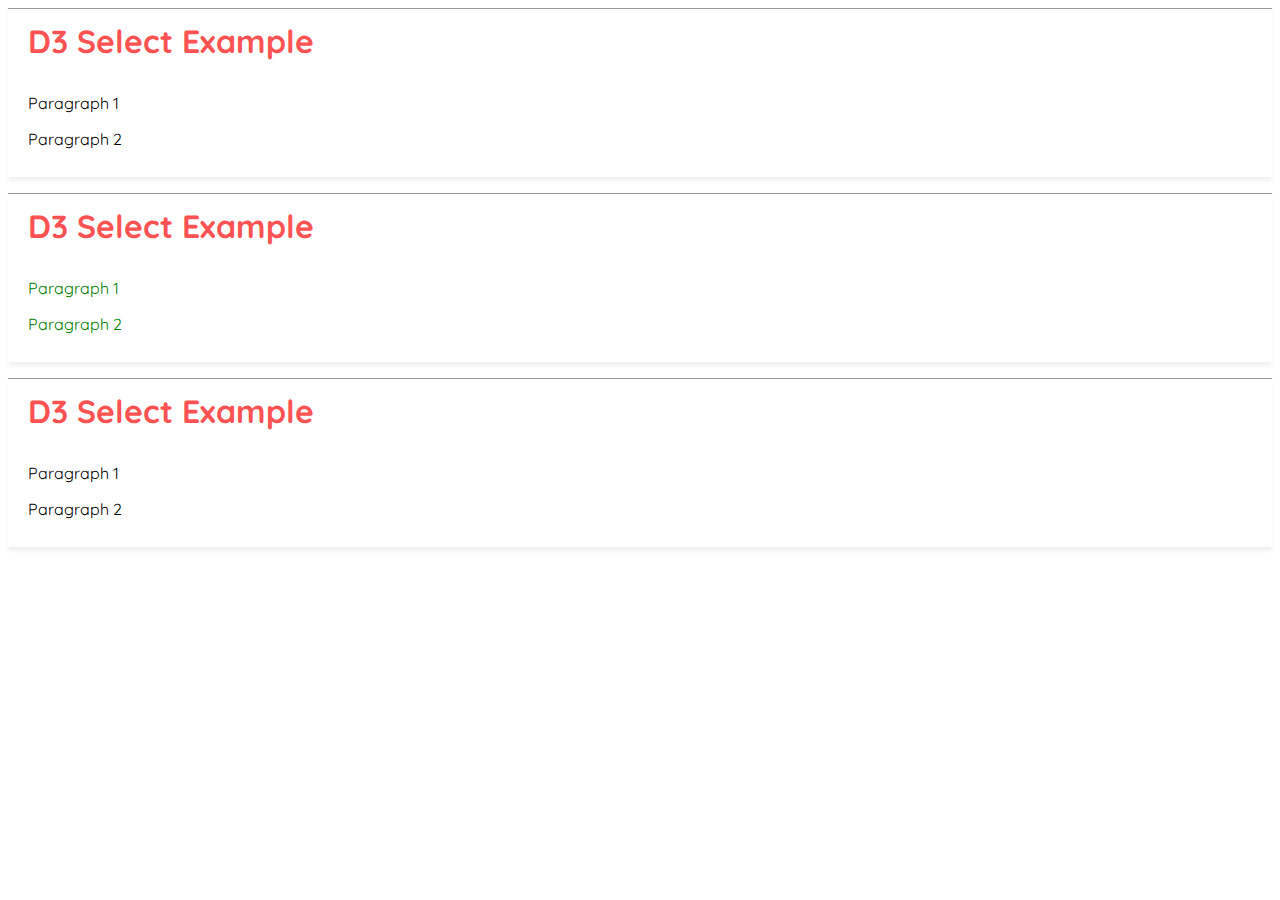
<file: datavisualisation/index.html>
<!DOCTYPE html>
<html>

<head>
  <meta charset="utf-8" />
  <meta http-equiv="X-UA-Compatible" content="IE=edge">
  <title>D3</title>
  <meta name="viewport" content="width=device-width, initial-scale=1">
  <link href="https://fonts.googleapis.com/css?family=Quicksand&display=swap" rel="stylesheet">
  <link rel="stylesheet" type="text/css" media="screen" href="main.css" />
  <script src="https://d3js.org/d3.v5.min.js"></script>
</head>

<body>
  <main id="demo">
    <ol class="list-item-grid">
      <li id="list-item">
        <h1 class="title">D3 Select Example</h1>
        <p>Paragraph 1</p>
        <p>Paragraph 2</p>
        </div>
      </li>
      <li id="list-item">
        <h1 class="title">D3 Select Example</h1>
        <p>Paragraph 1</p>
        <p>Paragraph 2</p>
        </div>
      </li>
      <li id="list-item">
        <h1 class="title">D3 Select Example</h1>
        <p>Paragraph 1</p>
        <p>Paragraph 2</p>
        </div>
      </li>
    </ol>
  </main>
  <p></p>

  <script>
    window.onload = function () {
      // var ListItem = document.getElementById("list-item");
      //ListItem.classList.add("fade");
      let listItems = document.querySelectorAll("#list-item");
      for (let i = 0; i < listItems.length; i++) {
        let subArray = listItems[i].querySelectorAll("*");

        listItems[i].classList.add("fade");
        if (i === 1) {
          for (let j = 0; j < subArray.length; j++) {
            console.log(subArray[j]);

            console.log(subArray[j].tagName);
            if (subArray[j].tagName === 'P') {
              subArray[j].style.color = 'green';
            }
          }


        }



        //console.log(subArray);

        // for (let j = 0; j < subArray.length; j++) {
        //   console.log(subArray[j]);

        // }
      }
      // ListItems.forEach(listi => {
      //   listi.classList.add("fade");
      //   if (listi.indexOf[1])) {
      //     d3.selectAll("p").style("color", "green");
      //   }
      // })
    }
  </script>
  <script>
    d3.json(
      "https://opendata.vancouver.ca/api/records/1.0/search/?dataset=business-licences&facet=folderyear&facet=licencerevisionnumber&facet=status&facet=issueddate&facet=businesstype&facet=businesssubtype&facet=city&facet=province&facet=localarea",
      function (error, data) {
        d3.select("body")
          .selectAll("p").data(data).enter().append("p").text(function (d) {
            return d.name + ", " + d.location;
          });
      })
  </script>
</body>

</html>
</file>
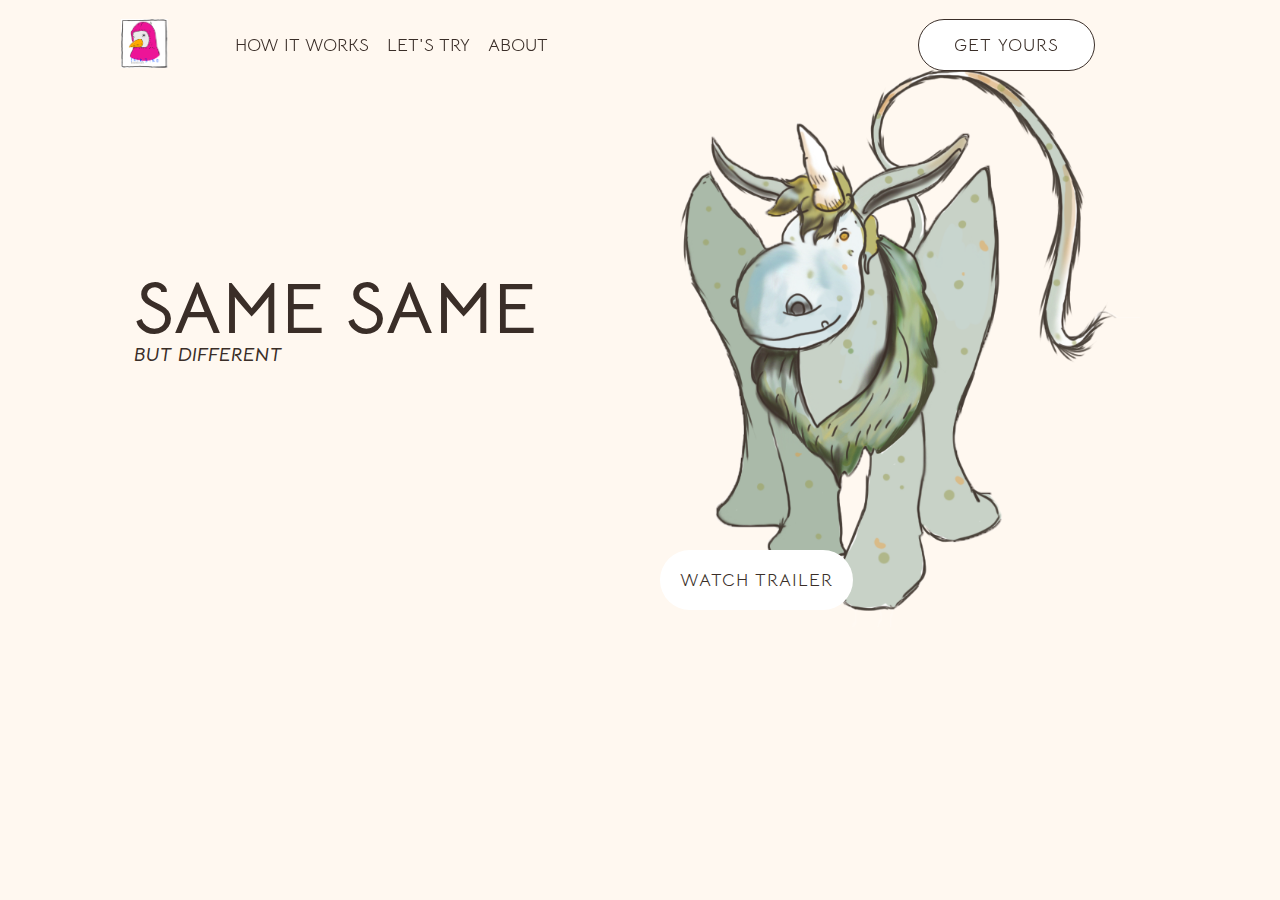
<file: LandingPage/landingpage.html>
<!DOCTYPE html>
<html>

<head>
  <meta charset="utf-8" />
  <meta http-equiv="X-UA-Compatible" content="IE=edge">
  <title>Page Title</title>
  <meta name="viewport" content="width=device-width, initial-scale=1">
  <link rel="stylesheet" href="https://fonts.googleapis.com/css?family=Roboto:300,400,500,700|Material+Icon" />
  <link href="https://fonts.googleapis.com/css?family=Bellota+Text&display=swap" rel="stylesheet">
  <link rel="stylesheet" type="text/css" media="screen" href="main.css" />

  <script src="main.js"></script>
</head>

<body>
  <main>
    <header id="header">
      <div class="header-container wrapper">
        <div><img id="logo" src="assets/sockbirdlogo.png"></div>
        <nav>
          <ul class="links">
            <li>
              <a href="">How it works</a>
            </li>
            <li>
              <a href="">Let's try</a>
            </li>
            <li>
              <a href="">About</a>
            </li>
          </ul>
        </nav>
        <a class="contact" href="">Get yours</a>
      </div>
      <div class="mobile-header">
        <a href="#home" class="active"><img id="logo" src="assets/sockbirdlogo.png"></a>
        <!-- Navigation links (hidden by default) -->
        <div id="myLinks">
          <ul class="links-mobile">
            <li>
              <a href="">How it works</a>
            </li>
            <li>
              <a href="">Let's try</a>
            </li>
            <li>
              <a href="">About</a>
            </li>
          </ul>
        </div>
        <!-- "Hamburger menu" / "Bar icon" to toggle the navigation links -->
        <a href="javascript:void(0);" class="icon contact" onclick="mobileNavigation()">
          Menu
        </a>
      </div>
    </header>
    <div class="content wrapper">
      <div class="headline">
        <h1 class="title">Same Same <span>but different</span></h1>
      </div>
      <div class="character-container">
        <img class="character" src="assets/samesamebutdifferent.png" alt="">
        <div class="watch-trailer glow"></i>Watch Trailer</div>
      </div>
    </div>

  </main>

</body>

</html>
</file>
<file: datavisualisation/main.css>
body {
  font-family: 'Quicksand', sans-serif;
}

main {
  max-width: 1440px;
  margin: 0 auto;
}

ol {
  list-style: none;
  margin: 0;
  padding: 0;
}

.list-item-grid {
  display: grid;
  grid-template-columns: 1fr;
  grid-gap: 1em;
  padding: 0;
}

#list-item {
  border-top: 1px solid rgba(0, 0, 0, .4);
  box-shadow: 0 4px 4px rgba(0, 0, 0, .06);
  padding-left: 20px;
  padding-right: 20px;
  padding-bottom: 12px;
  opacity: 0.2;
  margin-top: 2em;
}

.fade {
  opacity: 1 !important;
  margin-top: 0 !important;
  transition: opacity 1s, margin-top 0.4s;
  transition-timing-function: ease-in-out;
}

.title {
  color: #ff5252;
  margin-top: 12px;
  margin-bottom: 4px;
  padding-bottom: 0.5em;
}

#root {
  max-width: 1200px;
  margin: 0 auto;
}

.container {
  display: flex;
  flex-wrap: wrap;
}

.card {
  margin: 1rem;
  border: 1px solid gray;
}

@media screen and (min-width: 600px) {
  .card {
    flex: 1 1 calc(50% - 2rem);
  }
}

@media screen and (min-width: 900px) {
  .card {
    flex: 1 1 calc(33% - 2rem);
  }
}
</file>
<file: LandingPage/main.css>
body {
  font-family: 'Bellota Text', cursive;
  font-weight: 400;
  font-size: 18px;
  color: #3a2e28;
  font-weight: 400;
  line-height: 1;
  -moz-osx-font-smoothing: grayscale;
  -webkit-font-smoothing: antialiased;
  background: #FFF8F0;
}

@media only screen and (min-width: 48em) {
  .mobile-header {
    display: none;
  }
}

.mobile-header {
  display: none;
  transition: 0.3s;
}

.header-container {
  display: grid;
  grid-template-columns: 5% 60% 20%;
  margin: 0 20%;
  justify-content: center;
  align-items: center;
  text-align: center;
  width: 100%;
}

#header {
  display: flex;
  justify-content: center;
  position: fixed;
  z-index: 100;
  top: 0;
  left: 0;
  height: 90px;
  transition: background 0.2s cubic-bezier(0.19, 1, 0.22, 1);
  width: 100vw;

}

.links {
  display: flex;
  justify-content: space-evenly;
  max-width: 350px;
  text-transform: uppercase;
}

.links li {
  list-style: none;
}

.links a {
  color: #3a2e28;
  text-decoration: none;
}

.wrapper {
  padding-left: 22px;
  padding-right: 22px;
  max-width: 144rem;
  margin: 0 auto;
}

.contact {
  display: flex;
  align-items: center;
  justify-content: center;
  text-decoration: none;
  background: white;
  width: 125px;
  height: 50px;
  border: 0.1rem solid #3a2e28;
  padding: 0 25px;
  border-radius: 50px;
  text-transform: uppercase;
  letter-spacing: 1.07px;
  color: #3a2e28;
}

.content {
  display: grid;
  grid-template-columns: 50% 50%;
  align-items: center;
}

.headline {
  display: flex;
  justify-content: center;
}

#logo {
  width: 50px;
}

.title {
  font-size: 4em;
  text-transform: uppercase;
}

.title span {
  display: block;
  font-style: italic;
  font-size: 20px;
}

.character-container {
  position: relative;
}

.character {
  width: 100%;
  max-width: 500px;
}

.watch-trailer {
  position: absolute;
  left: 20px;
  bottom: 20px;
  display: -webkit-box;
  display: -webkit-flex;
  display: -ms-flexbox;
  display: flex;
  -webkit-box-align: center;
  -webkit-align-items: center;
  -ms-flex-align: center;
  align-items: center;
  height: 60px;
  background: #fff;
  border-radius: 50px;
  padding-left: 20px;
  padding-right: 20px;
  text-transform: uppercase;
  letter-spacing: 1.07px;
  color: #3a2e28;
  transition: all 0.2s cubic-bezier(0.075, 0.82, 0.165, 1)
}

.watch-trailer:hover {
  bottom: 30px;
  background: orange;
}

.glow {
  -webkit-animation: glow 1s ease-in-out infinite alternate;
  -moz-animation: glow 1s ease-in-out infinite alternate;
  animation: glow 1s ease-in-out infinite alternate;
}

@-webkit-keyframes glow {
  from {
    opacity: 0.95;
    box-shadow: 0 0 10px #fff, 0 0 20px #fff, 0 0 20px #e3eff8, 0 0 20px #e3eff8, 0 0 20px #e6b000, 0 0 20px #e3eff8, 0 0 10px #e3eff8
  }

  to {
    opacity: 1;
    box-shadow: 0 0 20px #fff, 0 0 30px #e3eff8, 0 0 20px #ff4da6, 0 0 10px #ff4da6, 0 0 10px #ff4da6, 0 0 30px #e3eff8, 0 0 20px #e3eff8
  }
}

@media only screen and (max-width: 500px) {
  .watch-trailer {
    position: initial;
    text-align: center;
  }

  .mobile-header {
    width: 100vw;
    background: white;
    display: flex;
    padding: 0 22px;
    justify-content: space-between;
    align-items: center;
  }

  .title {
    display: block;
    align-items: center;
    justify-content: center;
    font-size: 2.75em;
    margin-top: 100px;
  }

  .content {
    display: grid;
    grid-template-columns: 1fr;
    align-items: center;
  }

  .header-container {
    display: none;
  }

  #myLinks {
    display: none;
  }

  .links-mobile {
    position: absolute;
    width: 100vw;
    top: 71px;
    right: 0;
    background: white;
    display: flex;
    flex-direction: column;
    text-align: right;
    padding-right: 22px;
    border-top: 2px #c3c3c3 solid;
  }

  .links-mobile li {
    margin: 1em 0;
    padding-right: 22px;
    text-transform: uppercase;
  }

  .links-mobile li a {
    text-decoration: none;
    color: #3a2e28;
  }
}
</file>
